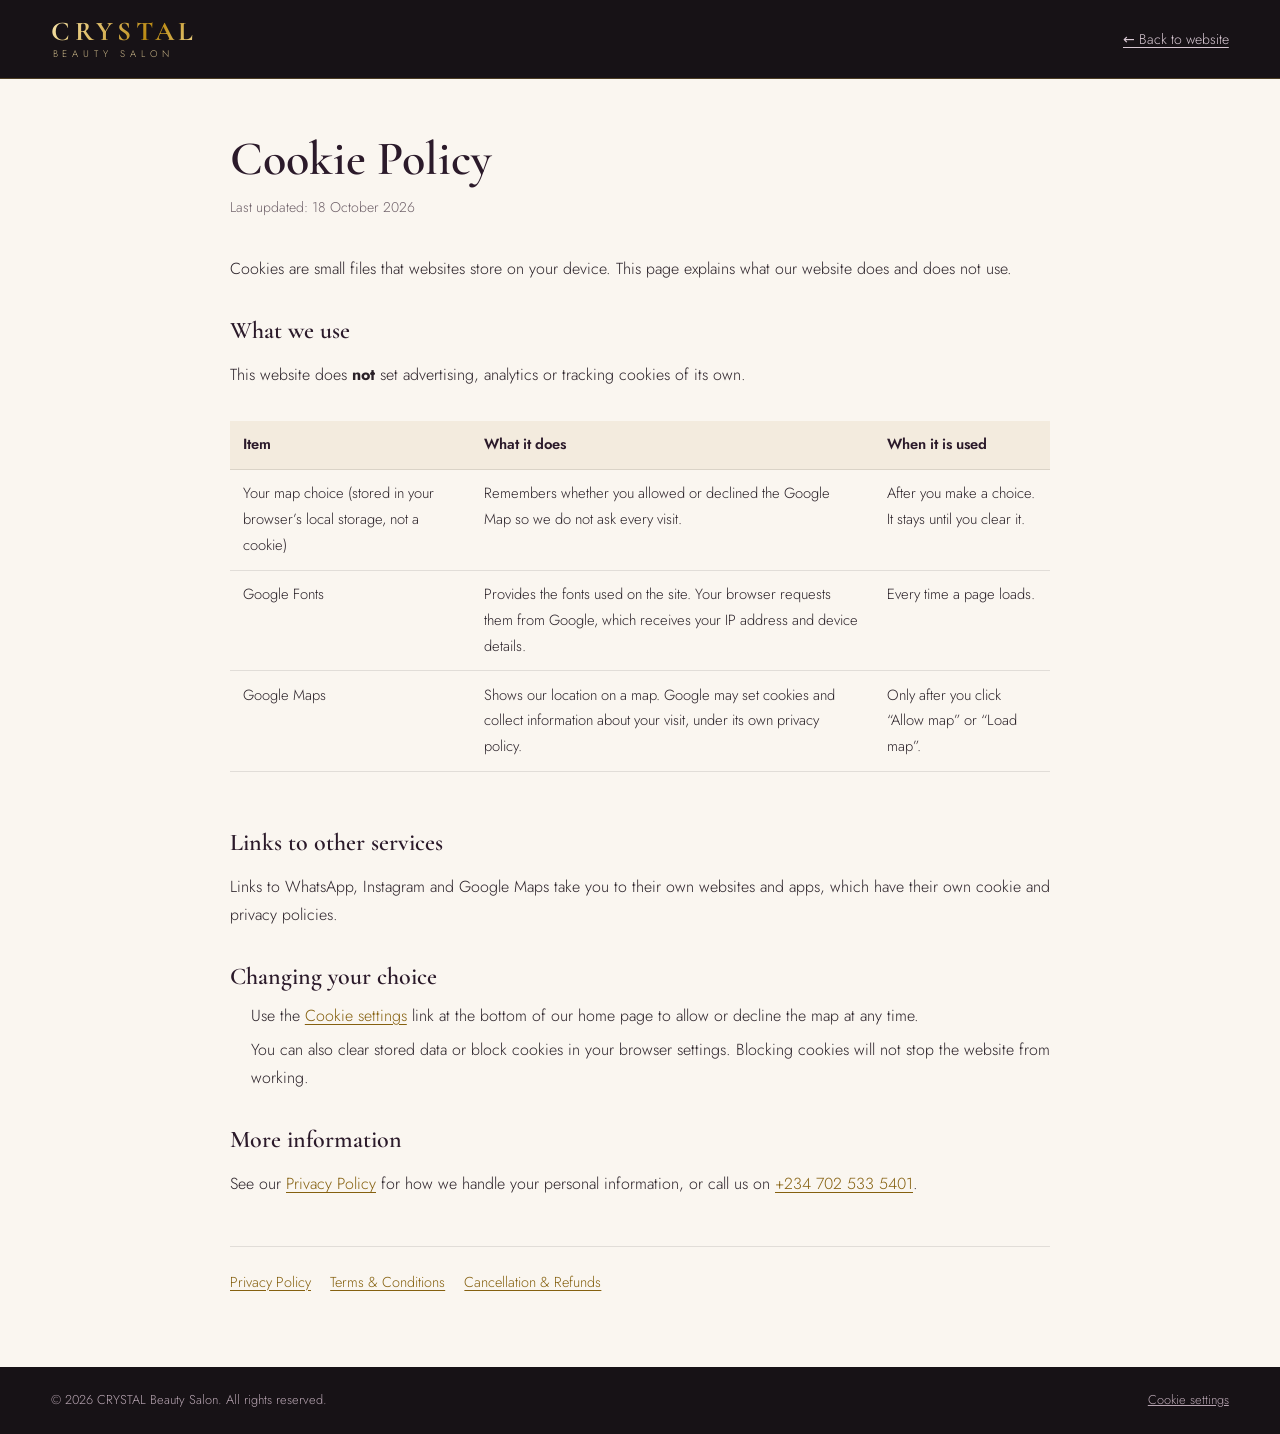
<file: cookies.html>
<!DOCTYPE html>
<html lang="en">
<head>
<meta charset="UTF-8">
<meta name="viewport" content="width=device-width, initial-scale=1.0">
<title>Cookie Policy | CRYSTAL Beauty Salon</title>
<meta name="description" content="Cookie Policy for the CRYSTAL Beauty Salon website: what is stored on your device and which third-party services the site uses.">
<meta name="theme-color" content="#2b1a2a">
<link rel="icon" href="images/favicon.png">
<link rel="preconnect" href="https://fonts.googleapis.com">
<link rel="preconnect" href="https://fonts.gstatic.com" crossorigin>
<link href="https://fonts.googleapis.com/css2?family=Cormorant+Garamond:wght@400;500;600;700&family=Great+Vibes&family=Jost:wght@300;400;500;600&display=swap" rel="stylesheet">
<link rel="stylesheet" href="css/styles.css">
</head>
<body>
<a href="#main" class="skip-link">Skip to content</a>
<header class="legal-header">
  <div class="container">
    <a href="index.html" class="brand" aria-label="CRYSTAL Beauty Salon home">
      <span class="brand-name">CRYSTAL</span>
      <span class="brand-sub">BEAUTY SALON</span>
    </a>
    <a href="index.html" class="back">&larr; Back to website</a>
  </div>
</header>
<main id="main" class="legal" tabindex="-1">
<h1>Cookie Policy</h1>
<p class="updated">Last updated: 18 October 2026</p>
<p>Cookies are small files that websites store on your device. This page explains what our website does and does not use.</p>

<h2>What we use</h2>
<p>This website does <b>not</b> set advertising, analytics or tracking cookies of its own.</p>
<div class="table-wrap"><table>
<thead><tr><th>Item</th><th>What it does</th><th>When it is used</th></tr></thead>
<tbody>
<tr><td>Your map choice (stored in your browser&rsquo;s local storage, not a cookie)</td><td>Remembers whether you allowed or declined the Google Map so we do not ask every visit.</td><td>After you make a choice. It stays until you clear it.</td></tr>
<tr><td>Google Fonts</td><td>Provides the fonts used on the site. Your browser requests them from Google, which receives your IP address and device details.</td><td>Every time a page loads.</td></tr>
<tr><td>Google Maps</td><td>Shows our location on a map. Google may set cookies and collect information about your visit, under its own privacy policy.</td><td>Only after you click &ldquo;Allow map&rdquo; or &ldquo;Load map&rdquo;.</td></tr>
</tbody></table></div>

<h2>Links to other services</h2>
<p>Links to WhatsApp, Instagram and Google Maps take you to their own websites and apps, which have their own cookie and privacy policies.</p>

<h2>Changing your choice</h2>
<ul>
<li>Use the <a href="index.html#cookie-settings">Cookie settings</a> link at the bottom of our home page to allow or decline the map at any time.</li>
<li>You can also clear stored data or block cookies in your browser settings. Blocking cookies will not stop the website from working.</li>
</ul>

<h2>More information</h2>
<p>See our <a href="privacy.html">Privacy Policy</a> for how we handle your personal information, or call us on <a href="tel:+2347025335401">+234 702 533 5401</a>.</p>

<nav class="legal-nav" aria-label="Other policies"><a href="privacy.html">Privacy Policy</a> <a href="terms.html">Terms &amp; Conditions</a> <a href="refund-policy.html">Cancellation &amp; Refunds</a></nav>
</main>
<footer class="legal-footer">
  <div class="container">
    <span>&copy; <span id="year"></span> CRYSTAL Beauty Salon. All rights reserved.</span>
    <a class="back" href="index.html#cookie-settings" style="color:#b9a6b3;text-decoration:underline">Cookie settings</a>
  </div>
</footer>
<script>document.getElementById('year').textContent=new Date().getFullYear();</script>
</body>
</html>
</file>
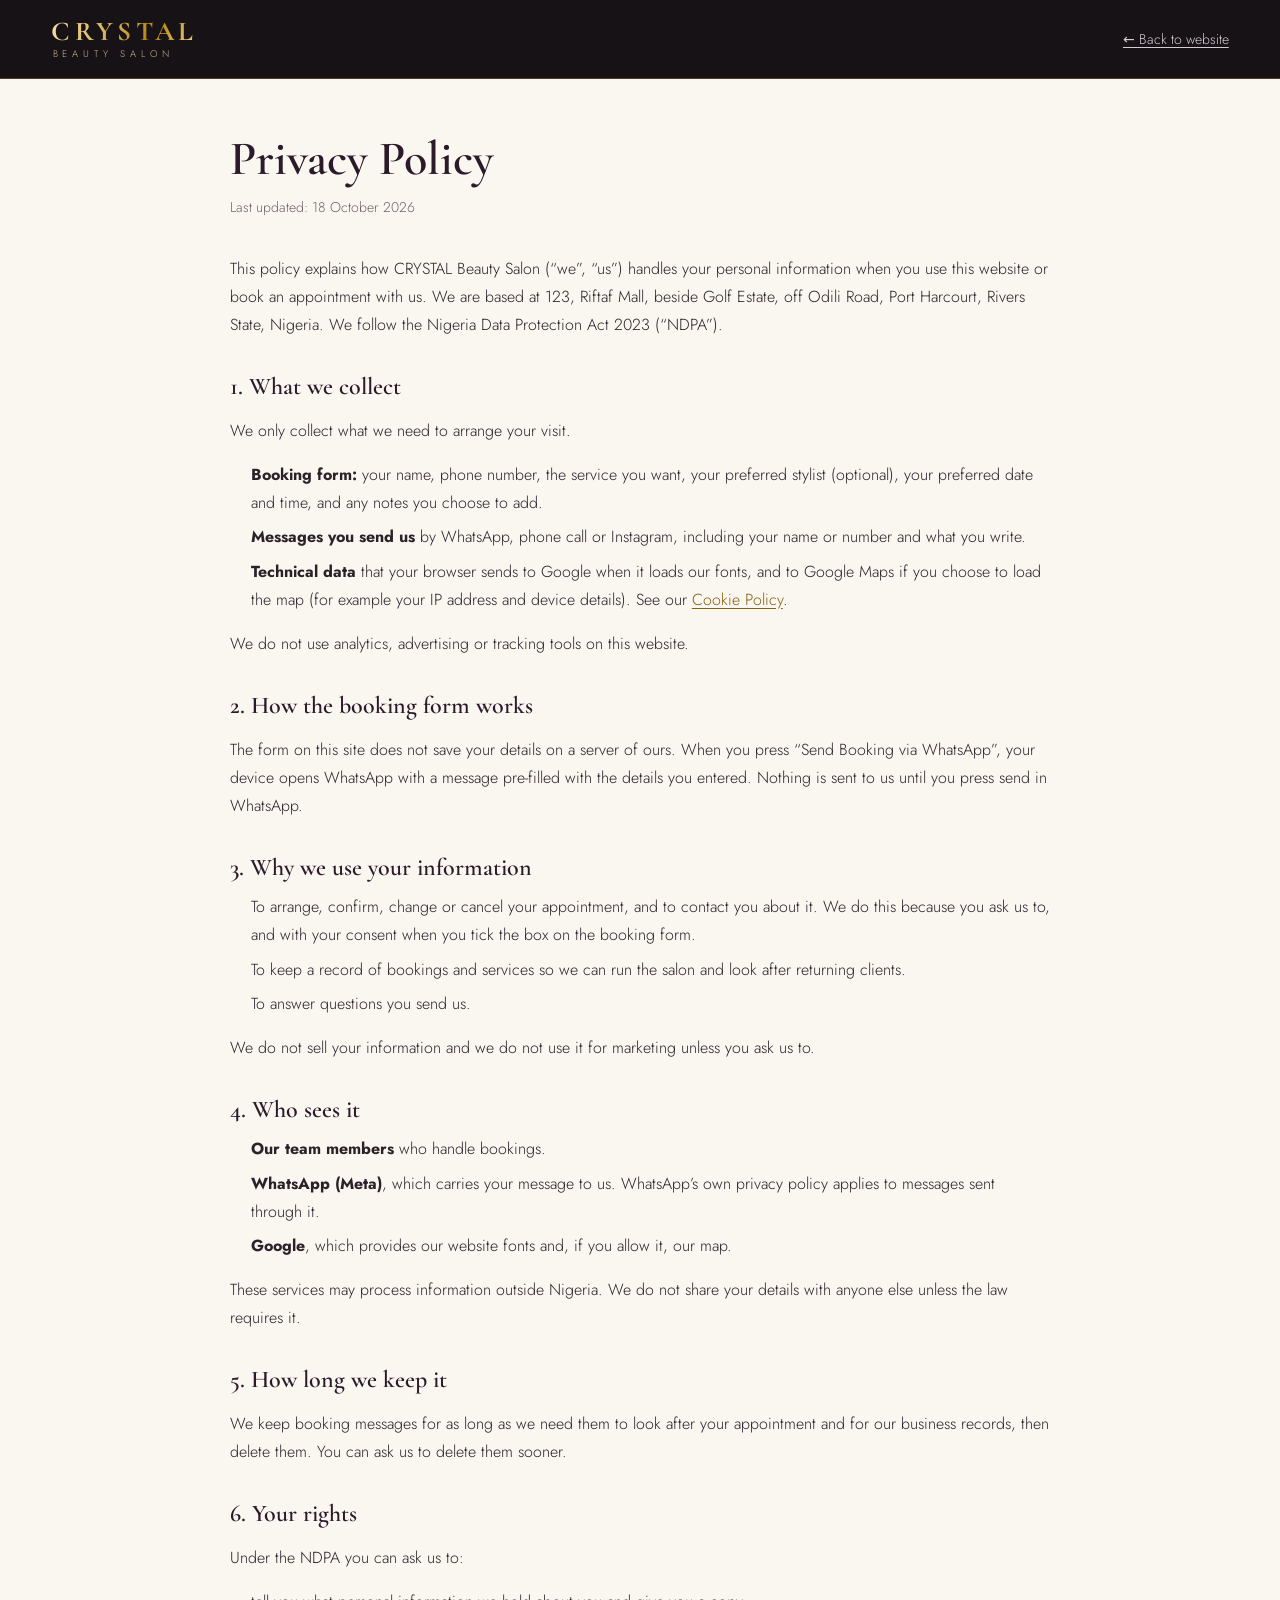
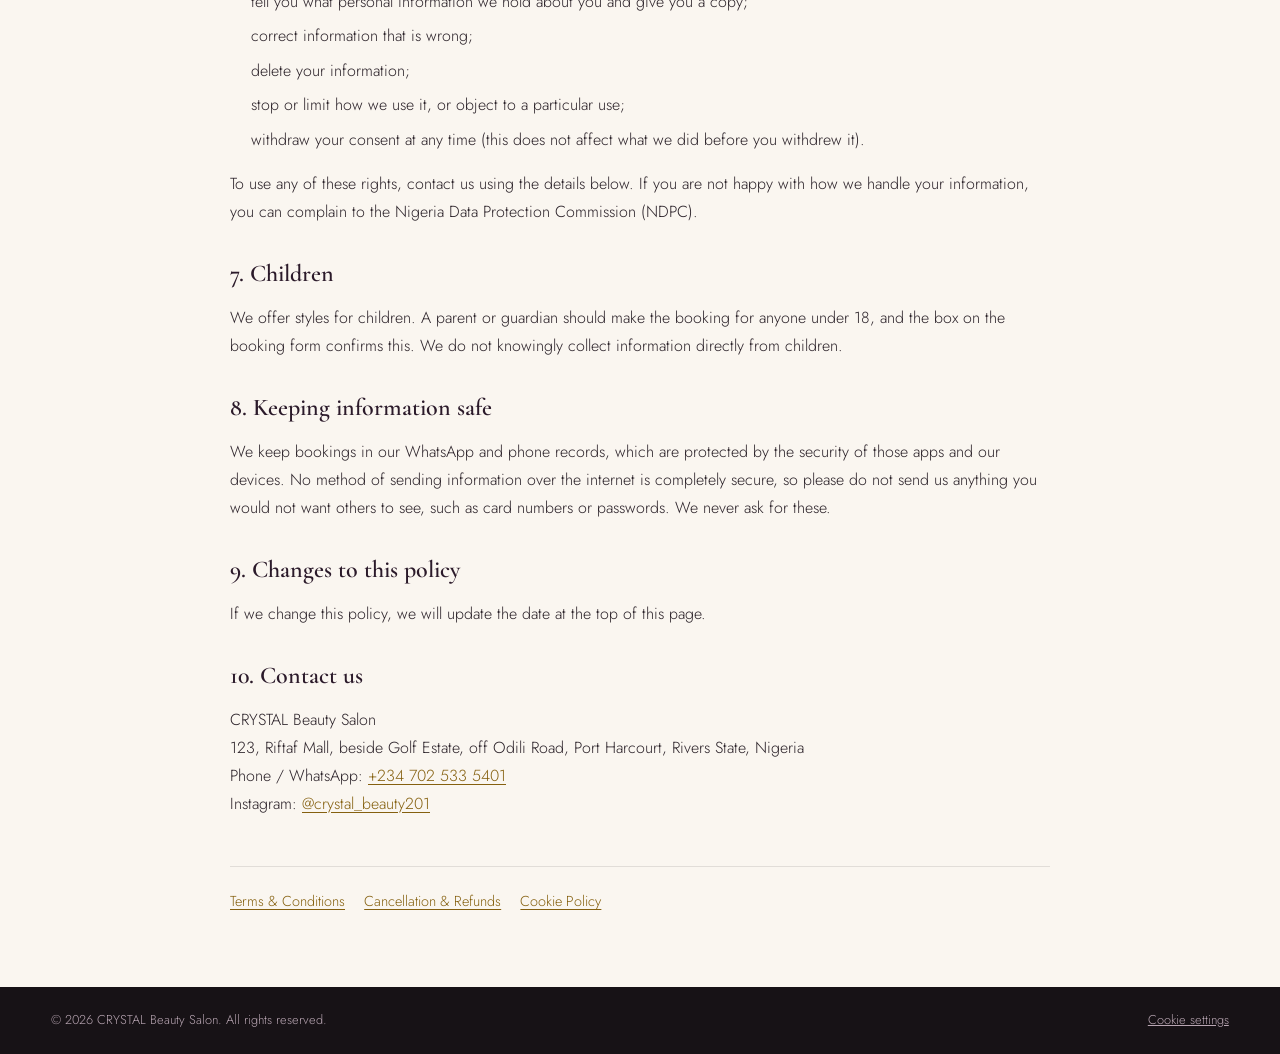
<file: privacy.html>
<!DOCTYPE html>
<html lang="en">
<head>
<meta charset="UTF-8">
<meta name="viewport" content="width=device-width, initial-scale=1.0">
<title>Privacy Policy | CRYSTAL Beauty Salon</title>
<meta name="description" content="Privacy Policy for CRYSTAL Beauty Salon: what personal information we collect when you book with us, why, who sees it and your rights under Nigerian law.">
<meta name="theme-color" content="#2b1a2a">
<link rel="icon" href="images/favicon.png">
<link rel="preconnect" href="https://fonts.googleapis.com">
<link rel="preconnect" href="https://fonts.gstatic.com" crossorigin>
<link href="https://fonts.googleapis.com/css2?family=Cormorant+Garamond:wght@400;500;600;700&family=Great+Vibes&family=Jost:wght@300;400;500;600&display=swap" rel="stylesheet">
<link rel="stylesheet" href="css/styles.css">
</head>
<body>
<a href="#main" class="skip-link">Skip to content</a>
<header class="legal-header">
  <div class="container">
    <a href="index.html" class="brand" aria-label="CRYSTAL Beauty Salon home">
      <span class="brand-name">CRYSTAL</span>
      <span class="brand-sub">BEAUTY SALON</span>
    </a>
    <a href="index.html" class="back">&larr; Back to website</a>
  </div>
</header>
<main id="main" class="legal" tabindex="-1">
<h1>Privacy Policy</h1>
<p class="updated">Last updated: 18 October 2026</p>
<p>This policy explains how CRYSTAL Beauty Salon (&ldquo;we&rdquo;, &ldquo;us&rdquo;) handles your personal information when you use this website or book an appointment with us. We are based at 123, Riftaf Mall, beside Golf Estate, off Odili Road, Port Harcourt, Rivers State, Nigeria. We follow the Nigeria Data Protection Act 2023 (&ldquo;NDPA&rdquo;).</p>

<h2>1. What we collect</h2>
<p>We only collect what we need to arrange your visit.</p>
<ul>
<li><b>Booking form:</b> your name, phone number, the service you want, your preferred stylist (optional), your preferred date and time, and any notes you choose to add.</li>
<li><b>Messages you send us</b> by WhatsApp, phone call or Instagram, including your name or number and what you write.</li>
<li><b>Technical data</b> that your browser sends to Google when it loads our fonts, and to Google Maps if you choose to load the map (for example your IP address and device details). See our <a href="cookies.html">Cookie Policy</a>.</li>
</ul>
<p>We do not use analytics, advertising or tracking tools on this website.</p>

<h2>2. How the booking form works</h2>
<p>The form on this site does not save your details on a server of ours. When you press &ldquo;Send Booking via WhatsApp&rdquo;, your device opens WhatsApp with a message pre-filled with the details you entered. Nothing is sent to us until you press send in WhatsApp.</p>

<h2>3. Why we use your information</h2>
<ul>
<li>To arrange, confirm, change or cancel your appointment, and to contact you about it. We do this because you ask us to, and with your consent when you tick the box on the booking form.</li>
<li>To keep a record of bookings and services so we can run the salon and look after returning clients.</li>
<li>To answer questions you send us.</li>
</ul>
<p>We do not sell your information and we do not use it for marketing unless you ask us to.</p>

<h2>4. Who sees it</h2>
<ul>
<li><b>Our team members</b> who handle bookings.</li>
<li><b>WhatsApp (Meta)</b>, which carries your message to us. WhatsApp&rsquo;s own privacy policy applies to messages sent through it.</li>
<li><b>Google</b>, which provides our website fonts and, if you allow it, our map.</li>
</ul>
<p>These services may process information outside Nigeria. We do not share your details with anyone else unless the law requires it.</p>

<h2>5. How long we keep it</h2>
<p>We keep booking messages for as long as we need them to look after your appointment and for our business records, then delete them. You can ask us to delete them sooner.</p>

<h2>6. Your rights</h2>
<p>Under the NDPA you can ask us to:</p>
<ul>
<li>tell you what personal information we hold about you and give you a copy;</li>
<li>correct information that is wrong;</li>
<li>delete your information;</li>
<li>stop or limit how we use it, or object to a particular use;</li>
<li>withdraw your consent at any time (this does not affect what we did before you withdrew it).</li>
</ul>
<p>To use any of these rights, contact us using the details below. If you are not happy with how we handle your information, you can complain to the Nigeria Data Protection Commission (NDPC).</p>

<h2>7. Children</h2>
<p>We offer styles for children. A parent or guardian should make the booking for anyone under 18, and the box on the booking form confirms this. We do not knowingly collect information directly from children.</p>

<h2>8. Keeping information safe</h2>
<p>We keep bookings in our WhatsApp and phone records, which are protected by the security of those apps and our devices. No method of sending information over the internet is completely secure, so please do not send us anything you would not want others to see, such as card numbers or passwords. We never ask for these.</p>

<h2>9. Changes to this policy</h2>
<p>If we change this policy, we will update the date at the top of this page.</p>

<h2>10. Contact us</h2>
<p>CRYSTAL Beauty Salon<br>123, Riftaf Mall, beside Golf Estate, off Odili Road, Port Harcourt, Rivers State, Nigeria<br>Phone / WhatsApp: <a href="tel:+2347025335401">+234 702 533 5401</a><br>Instagram: <a href="https://instagram.com/crystal_beauty201" target="_blank" rel="noopener">@crystal_beauty201<span class="sr-only"> (opens in a new tab)</span></a></p>

<nav class="legal-nav" aria-label="Other policies"><a href="terms.html">Terms &amp; Conditions</a> <a href="refund-policy.html">Cancellation &amp; Refunds</a> <a href="cookies.html">Cookie Policy</a></nav>
</main>
<footer class="legal-footer">
  <div class="container">
    <span>&copy; <span id="year"></span> CRYSTAL Beauty Salon. All rights reserved.</span>
    <a class="back" href="index.html#cookie-settings" style="color:#b9a6b3;text-decoration:underline">Cookie settings</a>
  </div>
</footer>
<script>document.getElementById('year').textContent=new Date().getFullYear();</script>
</body>
</html>
</file>
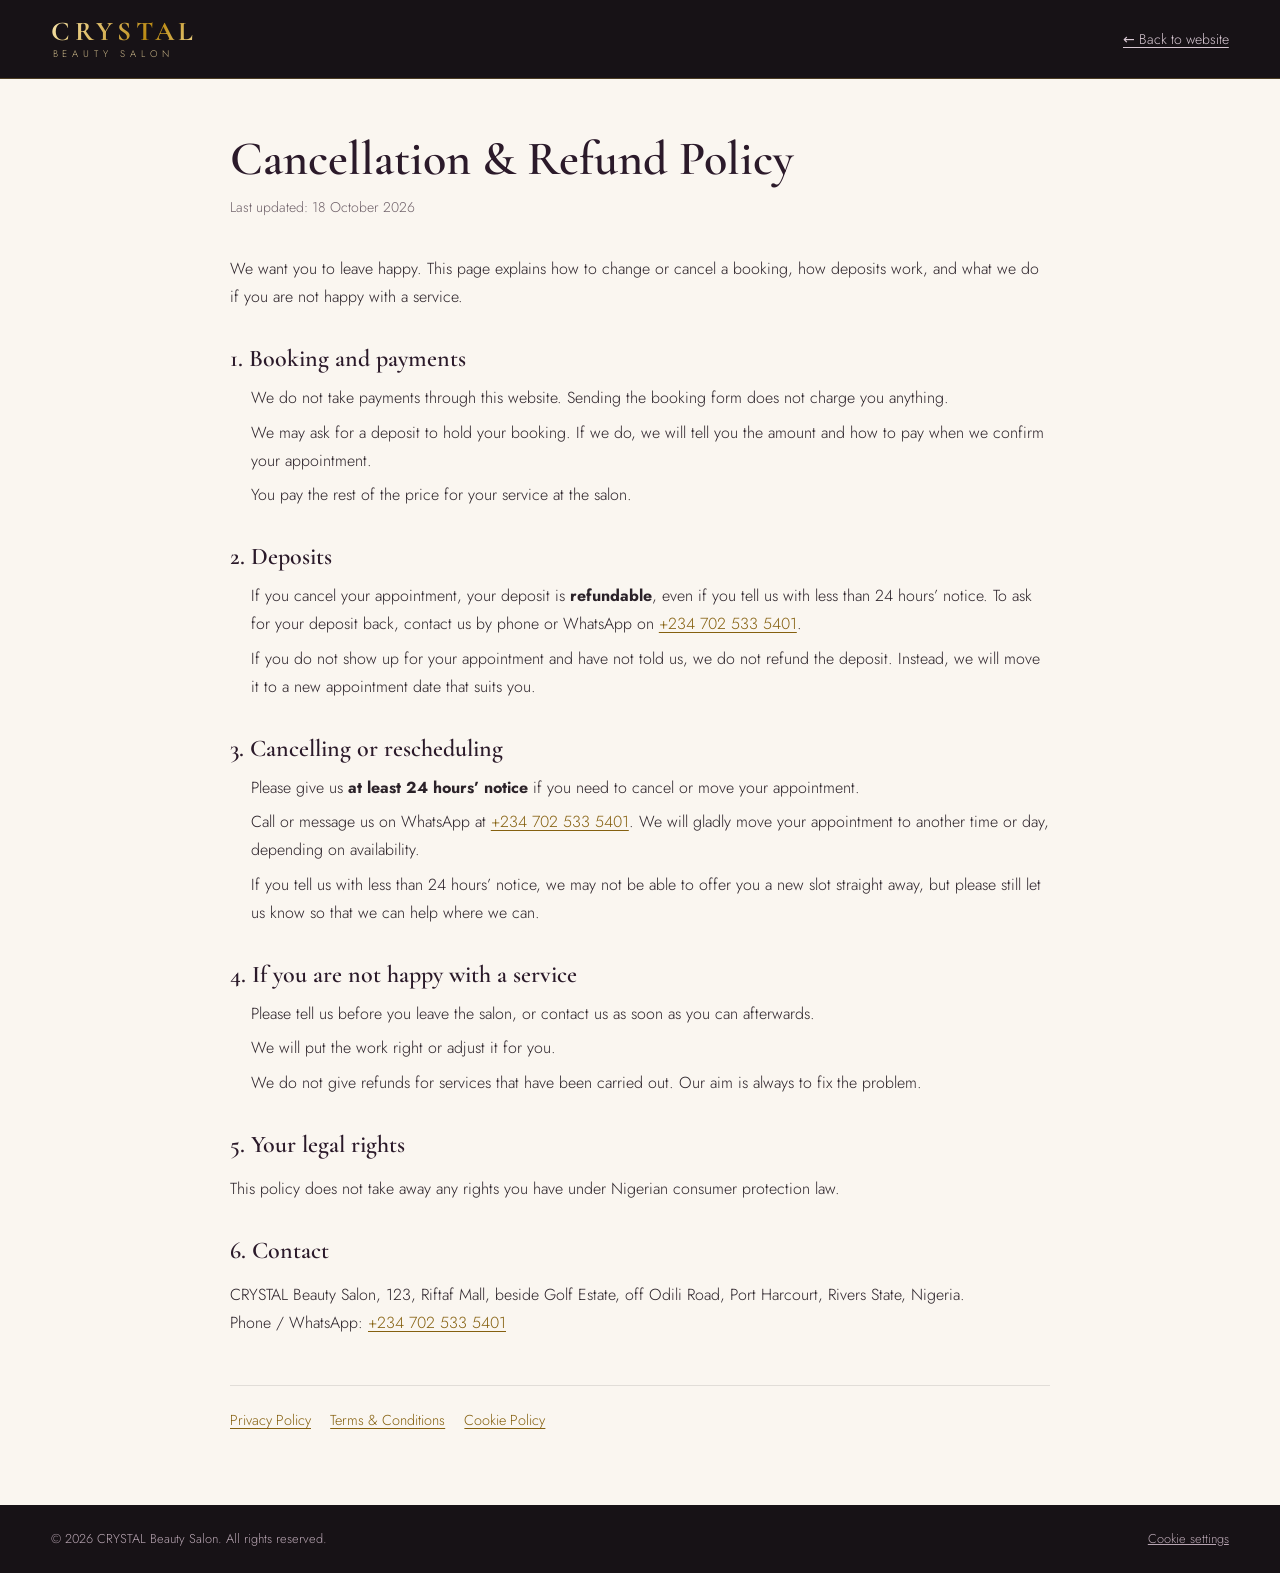
<file: refund-policy.html>
<!DOCTYPE html>
<html lang="en">
<head>
<meta charset="UTF-8">
<meta name="viewport" content="width=device-width, initial-scale=1.0">
<title>Cancellation &amp; Refund Policy | CRYSTAL Beauty Salon</title>
<meta name="description" content="How to cancel or reschedule an appointment at CRYSTAL Beauty Salon, and what to do if you are not happy with a service.">
<meta name="theme-color" content="#2b1a2a">
<link rel="icon" href="images/favicon.png">
<link rel="preconnect" href="https://fonts.googleapis.com">
<link rel="preconnect" href="https://fonts.gstatic.com" crossorigin>
<link href="https://fonts.googleapis.com/css2?family=Cormorant+Garamond:wght@400;500;600;700&family=Great+Vibes&family=Jost:wght@300;400;500;600&display=swap" rel="stylesheet">
<link rel="stylesheet" href="css/styles.css">
</head>
<body>
<a href="#main" class="skip-link">Skip to content</a>
<header class="legal-header">
  <div class="container">
    <a href="index.html" class="brand" aria-label="CRYSTAL Beauty Salon home">
      <span class="brand-name">CRYSTAL</span>
      <span class="brand-sub">BEAUTY SALON</span>
    </a>
    <a href="index.html" class="back">&larr; Back to website</a>
  </div>
</header>
<main id="main" class="legal" tabindex="-1">
<h1>Cancellation &amp; Refund Policy</h1>
<p class="updated">Last updated: 18 October 2026</p>
<p>We want you to leave happy. This page explains how to change or cancel a booking, how deposits work, and what we do if you are not happy with a service.</p>

<h2>1. Booking and payments</h2>
<ul>
<li>We do not take payments through this website. Sending the booking form does not charge you anything.</li>
<li>We may ask for a deposit to hold your booking. If we do, we will tell you the amount and how to pay when we confirm your appointment.</li>
<li>You pay the rest of the price for your service at the salon.</li>
</ul>

<h2>2. Deposits</h2>
<ul>
<li>If you cancel your appointment, your deposit is <b>refundable</b>, even if you tell us with less than 24 hours&rsquo; notice. To ask for your deposit back, contact us by phone or WhatsApp on <a href="tel:+2347025335401">+234 702 533 5401</a>.</li>
<li>If you do not show up for your appointment and have not told us, we do not refund the deposit. Instead, we will move it to a new appointment date that suits you.</li>
</ul>

<h2>3. Cancelling or rescheduling</h2>
<ul>
<li>Please give us <b>at least 24 hours&rsquo; notice</b> if you need to cancel or move your appointment.</li>
<li>Call or message us on WhatsApp at <a href="tel:+2347025335401">+234 702 533 5401</a>. We will gladly move your appointment to another time or day, depending on availability.</li>
<li>If you tell us with less than 24 hours&rsquo; notice, we may not be able to offer you a new slot straight away, but please still let us know so that we can help where we can.</li>
</ul>

<h2>4. If you are not happy with a service</h2>
<ul>
<li>Please tell us before you leave the salon, or contact us as soon as you can afterwards.</li>
<li>We will put the work right or adjust it for you.</li>
<li>We do not give refunds for services that have been carried out. Our aim is always to fix the problem.</li>
</ul>

<h2>5. Your legal rights</h2>
<p>This policy does not take away any rights you have under Nigerian consumer protection law.</p>

<h2>6. Contact</h2>
<p>CRYSTAL Beauty Salon, 123, Riftaf Mall, beside Golf Estate, off Odili Road, Port Harcourt, Rivers State, Nigeria.<br>Phone / WhatsApp: <a href="tel:+2347025335401">+234 702 533 5401</a></p>
<nav class="legal-nav" aria-label="Other policies"><a href="privacy.html">Privacy Policy</a> <a href="terms.html">Terms &amp; Conditions</a> <a href="cookies.html">Cookie Policy</a></nav>
</main>
<footer class="legal-footer">
  <div class="container">
    <span>&copy; <span id="year"></span> CRYSTAL Beauty Salon. All rights reserved.</span>
    <a class="back" href="index.html#cookie-settings" style="color:#b9a6b3;text-decoration:underline">Cookie settings</a>
  </div>
</footer>
<script>document.getElementById('year').textContent=new Date().getFullYear();</script>
</body>
</html>
</file>
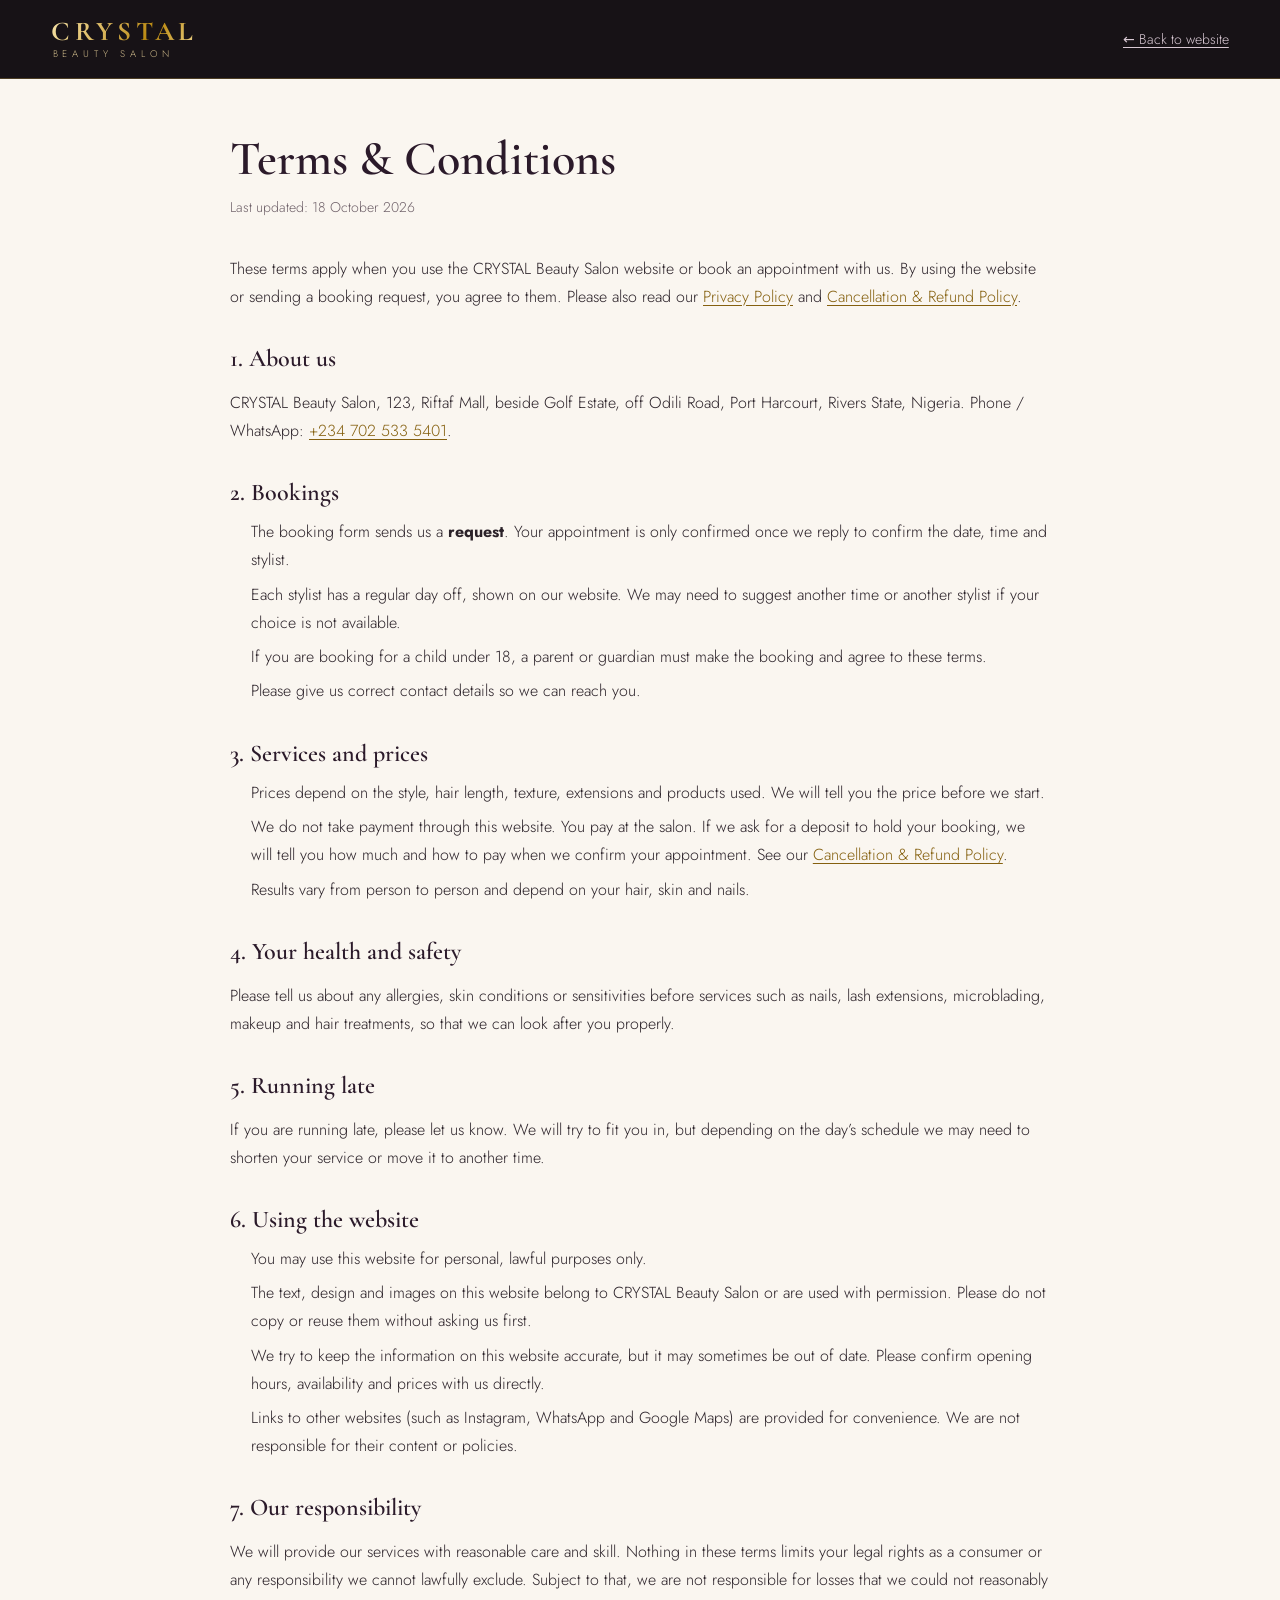
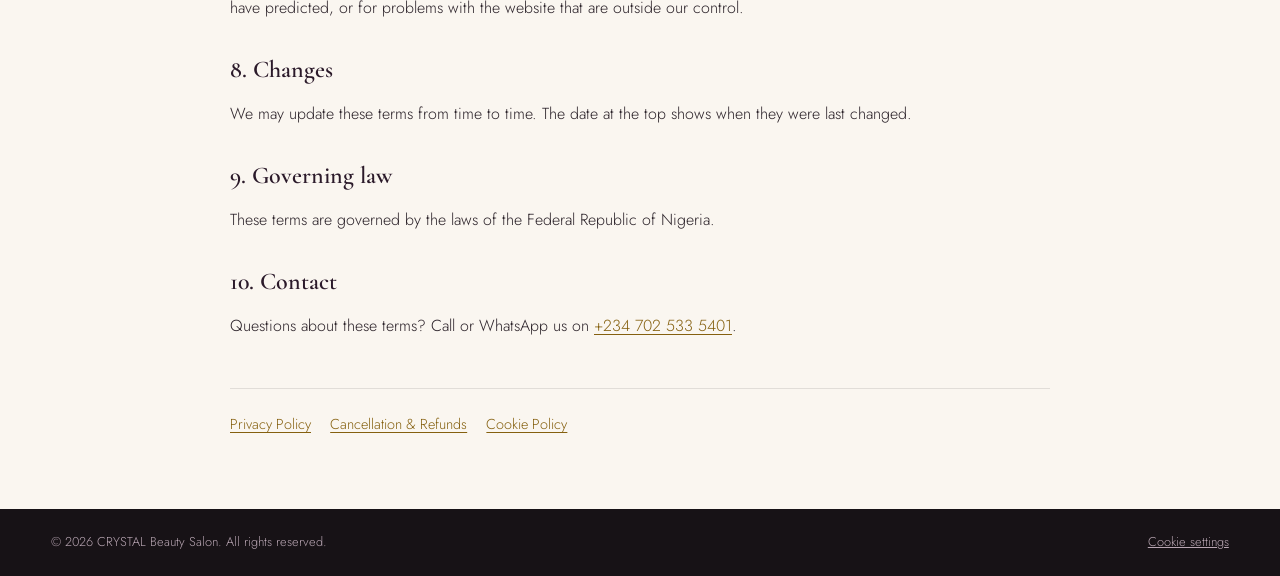
<file: terms.html>
<!DOCTYPE html>
<html lang="en">
<head>
<meta charset="UTF-8">
<meta name="viewport" content="width=device-width, initial-scale=1.0">
<title>Terms &amp; Conditions | CRYSTAL Beauty Salon</title>
<meta name="description" content="Terms and Conditions for using the CRYSTAL Beauty Salon website and booking appointments.">
<meta name="theme-color" content="#2b1a2a">
<link rel="icon" href="images/favicon.png">
<link rel="preconnect" href="https://fonts.googleapis.com">
<link rel="preconnect" href="https://fonts.gstatic.com" crossorigin>
<link href="https://fonts.googleapis.com/css2?family=Cormorant+Garamond:wght@400;500;600;700&family=Great+Vibes&family=Jost:wght@300;400;500;600&display=swap" rel="stylesheet">
<link rel="stylesheet" href="css/styles.css">
</head>
<body>
<a href="#main" class="skip-link">Skip to content</a>
<header class="legal-header">
  <div class="container">
    <a href="index.html" class="brand" aria-label="CRYSTAL Beauty Salon home">
      <span class="brand-name">CRYSTAL</span>
      <span class="brand-sub">BEAUTY SALON</span>
    </a>
    <a href="index.html" class="back">&larr; Back to website</a>
  </div>
</header>
<main id="main" class="legal" tabindex="-1">
<h1>Terms &amp; Conditions</h1>
<p class="updated">Last updated: 18 October 2026</p>
<p>These terms apply when you use the CRYSTAL Beauty Salon website or book an appointment with us. By using the website or sending a booking request, you agree to them. Please also read our <a href="privacy.html">Privacy Policy</a> and <a href="refund-policy.html">Cancellation &amp; Refund Policy</a>.</p>

<h2>1. About us</h2>
<p>CRYSTAL Beauty Salon, 123, Riftaf Mall, beside Golf Estate, off Odili Road, Port Harcourt, Rivers State, Nigeria. Phone / WhatsApp: <a href="tel:+2347025335401">+234 702 533 5401</a>.</p>

<h2>2. Bookings</h2>
<ul>
<li>The booking form sends us a <b>request</b>. Your appointment is only confirmed once we reply to confirm the date, time and stylist.</li>
<li>Each stylist has a regular day off, shown on our website. We may need to suggest another time or another stylist if your choice is not available.</li>
<li>If you are booking for a child under 18, a parent or guardian must make the booking and agree to these terms.</li>
<li>Please give us correct contact details so we can reach you.</li>
</ul>

<h2>3. Services and prices</h2>
<ul>
<li>Prices depend on the style, hair length, texture, extensions and products used. We will tell you the price before we start.</li>
<li>We do not take payment through this website. You pay at the salon. If we ask for a deposit to hold your booking, we will tell you how much and how to pay when we confirm your appointment. See our <a href="refund-policy.html">Cancellation &amp; Refund Policy</a>.</li>
<li>Results vary from person to person and depend on your hair, skin and nails.</li>
</ul>

<h2>4. Your health and safety</h2>
<p>Please tell us about any allergies, skin conditions or sensitivities before services such as nails, lash extensions, microblading, makeup and hair treatments, so that we can look after you properly.</p>

<h2>5. Running late</h2>
<p>If you are running late, please let us know. We will try to fit you in, but depending on the day&rsquo;s schedule we may need to shorten your service or move it to another time.</p>

<h2>6. Using the website</h2>
<ul>
<li>You may use this website for personal, lawful purposes only.</li>
<li>The text, design and images on this website belong to CRYSTAL Beauty Salon or are used with permission. Please do not copy or reuse them without asking us first.</li>
<li>We try to keep the information on this website accurate, but it may sometimes be out of date. Please confirm opening hours, availability and prices with us directly.</li>
<li>Links to other websites (such as Instagram, WhatsApp and Google Maps) are provided for convenience. We are not responsible for their content or policies.</li>
</ul>

<h2>7. Our responsibility</h2>
<p>We will provide our services with reasonable care and skill. Nothing in these terms limits your legal rights as a consumer or any responsibility we cannot lawfully exclude. Subject to that, we are not responsible for losses that we could not reasonably have predicted, or for problems with the website that are outside our control.</p>

<h2>8. Changes</h2>
<p>We may update these terms from time to time. The date at the top shows when they were last changed.</p>

<h2>9. Governing law</h2>
<p>These terms are governed by the laws of the Federal Republic of Nigeria.</p>

<h2>10. Contact</h2>
<p>Questions about these terms? Call or WhatsApp us on <a href="tel:+2347025335401">+234 702 533 5401</a>.</p>

<nav class="legal-nav" aria-label="Other policies"><a href="privacy.html">Privacy Policy</a> <a href="refund-policy.html">Cancellation &amp; Refunds</a> <a href="cookies.html">Cookie Policy</a></nav>
</main>
<footer class="legal-footer">
  <div class="container">
    <span>&copy; <span id="year"></span> CRYSTAL Beauty Salon. All rights reserved.</span>
    <a class="back" href="index.html#cookie-settings" style="color:#b9a6b3;text-decoration:underline">Cookie settings</a>
  </div>
</footer>
<script>document.getElementById('year').textContent=new Date().getFullYear();</script>
</body>
</html>
</file>
<file: css/styles.css>
/* ============================================================
   CRYSTAL BEAUTY SALON — Stylesheet
   Elegant / premium / mature theme
   ============================================================ */

:root{
  --ink:#171216;
  --plum:#2b1a2a;
  --plum-2:#3a2337;
  --plum-3:#4a2d45;
  --gold:#c9a24b;
  --gold-2:#e6c877;
  --gold-3:#85600f;
  --cream:#faf6f0;
  --cream-2:#f3ebde;
  --line:rgba(201,162,75,.30);
  --text:#2b2229;
  --muted:#6f6169;
  --white:#ffffff;
  --grad-gold:linear-gradient(120deg,#f6e3a8 0%,#d8b45a 38%,#b8860b 68%,#f0d78f 100%);
  --grad-plum:linear-gradient(160deg,#2b1a2a 0%,#3a2337 55%,#1d121c 100%);
  --shadow-sm:0 10px 30px -18px rgba(43,26,42,.5);
  --shadow:0 30px 70px -35px rgba(43,26,42,.6);
  --radius:18px;
  --serif:'Cormorant Garamond',Georgia,'Times New Roman',serif;
  --sans:'Jost',system-ui,-apple-system,Segoe UI,Roboto,sans-serif;
  --script:'Great Vibes',cursive;
}

*,*::before,*::after{box-sizing:border-box}
html{scroll-behavior:smooth;-webkit-text-size-adjust:100%}
body{
  margin:0;
  font-family:var(--sans);
  color:var(--text);
  background:var(--cream);
  line-height:1.75;
  font-weight:300;
  overflow-x:hidden;
  -webkit-font-smoothing:antialiased;
}
img{max-width:100%;display:block}
a{color:inherit;text-decoration:none}
ul{margin:0;padding:0;list-style:none}
button{font-family:inherit;cursor:pointer;border:0;background:none}
h1,h2,h3,h4{margin:0;font-family:var(--serif);font-weight:600;line-height:1.12;color:var(--plum)}

/* ---------- Utilities ---------- */
.container{width:min(1200px,92%);margin-inline:auto}
.section{padding:clamp(64px,9vw,120px) 0;position:relative}
.section--dark{background:var(--grad-plum);color:#efe6ee}
.section--dark h1,.section--dark h2,.section--dark h3,.section--dark h4{color:#fff}
.center{text-align:center}
.eyebrow{
  display:inline-flex;align-items:center;gap:.7rem;
  font-family:var(--sans);font-weight:500;letter-spacing:.42em;
  text-transform:uppercase;font-size:.72rem;color:var(--gold-3);
  margin-bottom:1rem;
}
.eyebrow::before,.eyebrow::after{content:"";width:34px;height:1px;background:var(--line)}
.eyebrow--plain::before,.eyebrow--plain::after{display:none}
.section-title{font-size:clamp(2.1rem,4.6vw,3.4rem);letter-spacing:.01em}
.section-title .accent{font-family:var(--script);color:var(--gold-3);font-weight:400;font-size:1.15em;line-height:0}
.section-sub{max-width:640px;margin:1.1rem auto 0;color:var(--muted);font-size:1.02rem}
.section--dark .section-sub{color:#cbb9c7}
.ornament{display:flex;align-items:center;justify-content:center;gap:.6rem;margin-top:1.4rem;color:var(--gold)}
.ornament span{width:60px;height:1px;background:linear-gradient(90deg,transparent,var(--gold),transparent)}
.ornament svg{width:16px;height:16px}

/* ---------- Buttons ---------- */
.btn{
  --bg:var(--grad-gold);
  display:inline-flex;align-items:center;justify-content:center;gap:.6rem;
  padding:.95rem 2rem;border-radius:50px;font-weight:500;font-size:.9rem;
  letter-spacing:.06em;text-transform:uppercase;position:relative;overflow:hidden;
  transition:transform .35s cubic-bezier(.2,.7,.3,1),box-shadow .35s,color .35s;
  background:var(--bg);color:#2a1d05;box-shadow:0 14px 30px -14px rgba(184,134,11,.75);
}
.btn:hover{transform:translateY(-3px);box-shadow:0 20px 40px -14px rgba(184,134,11,.85)}
.btn--ghost{background:transparent;color:#fff;border:1px solid rgba(255,255,255,.5);box-shadow:none}
.btn--ghost:hover{background:#fff;color:var(--plum);border-color:#fff}
.btn--dark{background:var(--plum);color:#fff;box-shadow:0 14px 30px -16px rgba(43,26,42,.8)}
.btn--dark:hover{background:var(--plum-3)}
.btn--outline{background:transparent;color:var(--gold-3);border:1px solid var(--gold);box-shadow:none}
.btn--outline:hover{background:var(--gold);color:#2a1d05}
.btn svg{width:17px;height:17px}

/* ---------- Top bar ---------- */
.topbar{background:var(--ink);color:#d9c9d4;font-size:.78rem;letter-spacing:.04em}
.topbar .container{display:flex;justify-content:space-between;align-items:center;gap:1rem;padding:.55rem 0;flex-wrap:wrap}
.topbar a{display:inline-flex;align-items:center;gap:.45rem;transition:color .3s}
.topbar a:hover{color:var(--gold-2)}
.topbar svg{width:14px;height:14px;color:var(--gold)}
.topbar .tb-group{display:flex;gap:1.6rem;flex-wrap:wrap}
.topbar .tb-hours{display:inline-flex;align-items:center;gap:.45rem;color:#b9a6b3}

/* ---------- Header ---------- */
.site-header{
  position:fixed;top:0;left:0;right:0;z-index:80;
  transition:background .45s,box-shadow .45s,padding .45s;
  padding:.4rem 0;
}
.site-header .container{display:flex;align-items:center;justify-content:space-between;gap:1rem}
.site-header.scrolled{background:rgba(23,18,22,.94);backdrop-filter:blur(12px);box-shadow:0 12px 40px -22px rgba(0,0,0,.9)}

.brand{display:flex;flex-direction:column;line-height:1;padding:.35rem 0}
.brand-name{
  font-family:var(--serif);font-weight:700;font-size:1.7rem;letter-spacing:.16em;
  background:var(--grad-gold);-webkit-background-clip:text;background-clip:text;color:transparent;
}
.brand-sub{font-size:.6rem;letter-spacing:.5em;color:#cdb98a;margin-top:.28rem;padding-left:.15em}

.nav{display:flex;align-items:center;gap:2rem}
.nav-links{display:flex;gap:1.7rem}
.nav-links a{
  font-size:.82rem;letter-spacing:.14em;text-transform:uppercase;color:#efe3ec;
  position:relative;padding:.3rem 0;transition:color .3s;
}
.nav-links a::after{content:"";position:absolute;left:0;bottom:-2px;height:1px;width:0;background:var(--grad-gold);transition:width .35s}
.nav-links a:hover{color:var(--gold-2)}
.nav-links a:hover::after{width:100%}
.nav .btn{padding:.7rem 1.5rem;font-size:.76rem}

.menu-toggle{display:none;flex-direction:column;gap:5px;padding:.6rem;z-index:90}
.menu-toggle span{width:26px;height:2px;background:#fff;transition:.35s;border-radius:2px}
.menu-toggle.open span:nth-child(1){transform:translateY(7px) rotate(45deg)}
.menu-toggle.open span:nth-child(2){opacity:0}
.menu-toggle.open span:nth-child(3){transform:translateY(-7px) rotate(-45deg)}

/* ---------- Hero ---------- */
.hero{position:relative;min-height:100vh;display:flex;align-items:center;color:#fff;overflow:hidden}
.hero-bg{position:absolute;inset:0;background:url("../images/hero.jpg") center/cover no-repeat;transform:scale(1.06);animation:heroZoom 18s ease-out forwards}
@keyframes heroZoom{to{transform:scale(1)}}
.hero::after{content:"";position:absolute;inset:0;background:
  radial-gradient(120% 90% at 20% 30%,rgba(23,18,22,.35) 0%,rgba(23,18,22,.82) 60%,rgba(23,18,22,.95) 100%),
  linear-gradient(180deg,rgba(23,18,22,.55),rgba(43,26,42,.65));}
.hero .container{position:relative;z-index:2;padding-top:120px;padding-bottom:80px}
.hero-inner{max-width:760px}
.hero .eyebrow{color:var(--gold-2)}
.hero .eyebrow::before,.hero .eyebrow::after{background:rgba(230,200,119,.5)}
.hero h1{font-size:clamp(2.9rem,7vw,5.4rem);color:#fff;line-height:1.02;letter-spacing:.01em}
.hero h1 .script{display:block;font-family:var(--script);font-weight:400;font-size:clamp(3.4rem,9vw,6.6rem);background:var(--grad-gold);-webkit-background-clip:text;background-clip:text;color:transparent;line-height:.9;margin-bottom:.1em}
.hero p.lead{font-size:clamp(1.02rem,1.6vw,1.22rem);color:#e3d6e0;max-width:560px;margin:1.5rem 0 2.2rem;font-weight:300}
.hero-actions{display:flex;gap:1rem;flex-wrap:wrap}
.hero-chips{display:flex;gap:2.2rem;flex-wrap:wrap;margin-top:2.6rem;padding-top:1.8rem;border-top:1px solid rgba(230,200,119,.25)}
.hero-chip{display:flex;align-items:center;gap:.7rem;font-size:.86rem;color:#e6dbe4}
.hero-chip svg{width:20px;height:20px;color:var(--gold-2);flex:none}
.hero-chip b{display:block;font-weight:500;letter-spacing:.02em;color:#fff}
.hero-chip span{font-size:.78rem;color:#bda9bb}

.scroll-cue{position:absolute;left:50%;bottom:26px;transform:translateX(-50%);z-index:3;color:#d9c9d4;font-size:.66rem;letter-spacing:.35em;text-transform:uppercase;display:flex;flex-direction:column;align-items:center;gap:.6rem}
.scroll-cue i{width:1px;height:42px;background:linear-gradient(180deg,var(--gold),transparent);animation:cue 2s infinite}
@keyframes cue{0%,100%{opacity:.3;transform:scaleY(.6)}50%{opacity:1;transform:scaleY(1)}}

/* ---------- About ---------- */
.about-grid{display:grid;grid-template-columns:1.05fr 1fr;gap:clamp(2rem,5vw,4.5rem);align-items:center}
.about-media{position:relative}
.about-media img{border-radius:var(--radius);box-shadow:var(--shadow);width:100%;aspect-ratio:4/5;object-fit:cover}
.about-media .frame{position:absolute;inset:18px -18px -18px 18px;border:1px solid var(--line);border-radius:var(--radius);z-index:-1}
.about-media .badge{
  position:absolute;right:-14px;bottom:26px;background:var(--grad-plum);color:#fff;
  padding:1.1rem 1.4rem;border-radius:14px;box-shadow:var(--shadow);text-align:center;border:1px solid var(--line);
}
.about-media .badge b{display:block;font-family:var(--serif);font-size:1.9rem;color:var(--gold-2);line-height:1}
.about-media .badge span{font-size:.66rem;letter-spacing:.22em;text-transform:uppercase;color:#d9c9d4}
.about-body h2{margin-bottom:1.2rem}
.about-body p{color:var(--muted);margin:0 0 1.1rem}
.about-body .script-note{font-family:var(--script);font-size:1.7rem;color:var(--gold-3);margin-bottom:.4rem}
.about-points{display:grid;grid-template-columns:1fr 1fr;gap:1rem 1.6rem;margin:1.8rem 0 2rem}
.about-points li{display:flex;gap:.7rem;align-items:flex-start;font-size:.94rem;color:var(--text)}
.about-points svg{width:19px;height:19px;color:var(--gold-3);flex:none;margin-top:.25rem}

/* ---------- Services ---------- */
.services{background:var(--cream-2)}
.services-grid{display:grid;grid-template-columns:repeat(auto-fit,minmax(250px,1fr));gap:1.4rem;margin-top:3.4rem}
.service-card{
  background:#fff;border-radius:var(--radius);padding:2.2rem 1.8rem;position:relative;
  border:1px solid rgba(201,162,75,.16);box-shadow:var(--shadow-sm);
  transition:transform .4s cubic-bezier(.2,.7,.3,1),box-shadow .4s,border-color .4s;overflow:hidden;
}
.service-card::before{content:"";position:absolute;left:0;top:0;height:3px;width:0;background:var(--grad-gold);transition:width .45s}
.service-card:hover{transform:translateY(-8px);box-shadow:var(--shadow);border-color:var(--line)}
.service-card:hover::before{width:100%}
.service-icon{
  width:60px;height:60px;border-radius:16px;display:grid;place-items:center;margin-bottom:1.3rem;
  background:linear-gradient(145deg,#fbf3e2,#f0e2c4);color:var(--gold-3);border:1px solid rgba(201,162,75,.3);
}
.service-icon svg{width:28px;height:28px}
.service-card h3{font-size:1.35rem;margin-bottom:.5rem}
.service-card p{color:var(--muted);font-size:.92rem;margin:0}
.service-card .num{position:absolute;right:1.4rem;top:1.2rem;font-family:var(--serif);font-size:2.6rem;color:rgba(201,162,75,.16);font-weight:700}

/* ---------- Prices ---------- */
.price-tabs{display:flex;justify-content:center;gap:.6rem;margin:2.6rem 0 3rem;flex-wrap:wrap}
.tab-btn{
  padding:.8rem 2.1rem;border-radius:50px;font-size:.82rem;letter-spacing:.14em;text-transform:uppercase;
  color:#d9c9d4;border:1px solid rgba(230,200,119,.3);transition:.35s;font-weight:400;
}
.tab-btn:hover{color:#fff;border-color:var(--gold-2)}
.tab-btn.active{background:var(--grad-gold);color:#2a1d05;border-color:transparent;font-weight:500;box-shadow:0 12px 30px -14px rgba(184,134,11,.8)}
.price-panel{display:none;animation:fade .5s ease}
.price-panel.active{display:block}
@keyframes fade{from{opacity:0;transform:translateY(14px)}to{opacity:1;transform:none}}
.price-columns{display:grid;grid-template-columns:1fr 1fr;gap:2rem 3.4rem}
.price-group{margin-bottom:2.2rem;break-inside:avoid}
.price-group h4{
  font-family:var(--sans);font-weight:500;letter-spacing:.22em;text-transform:uppercase;font-size:.78rem;
  color:var(--gold-2);display:flex;align-items:center;gap:.9rem;margin-bottom:1.1rem;
}
.price-group h4::after{content:"";flex:1;height:1px;background:linear-gradient(90deg,var(--line),transparent)}
.price-list li{display:flex;align-items:baseline;gap:.7rem;padding:.5rem 0;font-size:.94rem;color:#e9ddea;border-bottom:1px dashed rgba(230,200,119,.14)}
.price-list li:last-child{border-bottom:0}
.price-list .p-name{color:#efe3ec}
.price-list .dots{flex:1;border-bottom:1px dotted rgba(230,200,119,.35);transform:translateY(-4px)}
.price-list .p-val{font-weight:500;color:var(--gold-2);white-space:nowrap;font-variant-numeric:tabular-nums}
.price-note{text-align:center;margin-top:2.4rem;font-size:.82rem;color:#bda9bb;font-style:italic}

/* ---------- Team ---------- */
.team{background:var(--cream-2)}
.team-grid{display:grid;grid-template-columns:repeat(auto-fill,minmax(230px,1fr));gap:1.6rem;margin-top:3.4rem}
.staff-card{
  background:#fff;border-radius:var(--radius);overflow:hidden;box-shadow:var(--shadow-sm);
  border:1px solid rgba(201,162,75,.16);transition:transform .4s cubic-bezier(.2,.7,.3,1),box-shadow .4s;
}
.staff-card:hover{transform:translateY(-8px);box-shadow:var(--shadow)}
.staff-photo{position:relative;aspect-ratio:1/1;overflow:hidden}
.staff-photo img{width:100%;height:100%;object-fit:cover;transition:transform .6s}
.staff-card:hover .staff-photo img{transform:scale(1.06)}
.staff-photo::after{content:"";position:absolute;inset:0;background:linear-gradient(180deg,transparent 45%,rgba(43,26,42,.72));opacity:.9}
.staff-role{
  position:absolute;left:14px;bottom:14px;z-index:2;color:#fff;font-size:.68rem;letter-spacing:.18em;
  text-transform:uppercase;background:rgba(201,162,75,.92);color:#2a1d05;padding:.32rem .8rem;border-radius:50px;font-weight:500;
}
.staff-info{padding:1.2rem 1.3rem 1.4rem}
.staff-info h3{font-size:1.28rem;margin-bottom:.35rem}
.staff-info .off{display:flex;align-items:center;gap:.5rem;font-size:.82rem;color:var(--muted)}
.staff-info .off svg{width:15px;height:15px;color:var(--gold-3)}
.staff-info .off b{color:var(--text);font-weight:500}
.staff-card--placeholder .staff-photo{display:grid;place-items:center;background:var(--grad-plum)}
.staff-card--placeholder .staff-photo::after{display:none}
.staff-card--placeholder .initials{font-family:var(--serif);font-size:3rem;color:var(--gold-2);position:relative;z-index:2}
.staff-card--placeholder .staff-role{position:static;display:inline-block;margin:0 0 .6rem}

/* ---------- Hours ---------- */
.hours-grid{display:grid;grid-template-columns:1fr 1fr;gap:clamp(2rem,5vw,4rem);align-items:center}
.hours-card{background:#fff;border-radius:var(--radius);padding:2.4rem;box-shadow:var(--shadow);border:1px solid rgba(201,162,75,.18)}
.hours-card h3{font-size:1.5rem;margin-bottom:1.4rem;display:flex;align-items:center;gap:.7rem}
.hours-card h3 svg{width:22px;height:22px;color:var(--gold-3)}
.hours-row{display:flex;justify-content:space-between;padding:.85rem 0;border-bottom:1px dashed rgba(201,162,75,.25);font-size:.96rem}
.hours-row:last-child{border-bottom:0}
.hours-row .day{color:var(--text);font-weight:400}
.hours-row .time{color:var(--gold-3);font-weight:500}
.hours-row.highlight{background:linear-gradient(90deg,rgba(201,162,75,.1),transparent);border-radius:8px;padding-inline:.6rem;margin-inline:-.6rem}
.hours-note{display:flex;gap:.8rem;align-items:flex-start;margin-top:1.4rem;padding:1rem 1.1rem;background:var(--cream-2);border-radius:12px;font-size:.86rem;color:var(--muted)}
.hours-note svg{width:18px;height:18px;color:var(--gold-3);flex:none;margin-top:.2rem}

/* ---------- Gallery ---------- */
.gallery-grid{display:grid;grid-template-columns:repeat(3,1fr);gap:1rem;margin-top:3.2rem}
.gallery-grid a{position:relative;overflow:hidden;border-radius:14px;aspect-ratio:1/1;box-shadow:var(--shadow-sm)}
.gallery-grid img{width:100%;height:100%;object-fit:cover;transition:transform .7s cubic-bezier(.2,.7,.3,1)}
.gallery-grid a::after{content:"";position:absolute;inset:0;background:linear-gradient(180deg,transparent 55%,rgba(43,26,42,.6));opacity:0;transition:opacity .5s}
.gallery-grid a:hover img{transform:scale(1.08)}
.gallery-grid a:hover::after{opacity:1}
.gallery-grid a:nth-child(1){grid-row:span 2;aspect-ratio:auto}
.gallery-item{cursor:zoom-in}
.gallery-grid--single{grid-template-columns:1fr;max-width:900px;margin-left:auto;margin-right:auto}
.gallery-grid--single a:nth-child(1){grid-row:auto;aspect-ratio:4/3}

/* ---------- Contact ---------- */
.contact-grid{display:grid;grid-template-columns:1fr 1.1fr;gap:clamp(2rem,5vw,4rem);align-items:stretch}
.contact-info{display:flex;flex-direction:column;gap:1.1rem}
.contact-card{display:flex;gap:1.1rem;align-items:flex-start;background:#fff;border-radius:16px;padding:1.4rem 1.5rem;box-shadow:var(--shadow-sm);border:1px solid rgba(201,162,75,.16);transition:transform .35s}
.contact-card:hover{transform:translateX(5px)}
.contact-card .ic{width:48px;height:48px;border-radius:13px;display:grid;place-items:center;background:linear-gradient(145deg,#fbf3e2,#f0e2c4);color:var(--gold-3);flex:none}
.contact-card .ic svg{width:22px;height:22px}
.contact-card h4{font-family:var(--sans);font-weight:500;font-size:.74rem;letter-spacing:.2em;text-transform:uppercase;color:var(--muted);margin-bottom:.2rem}
.contact-card p,.contact-card a{color:var(--text);font-size:1rem;margin:0;font-weight:400}
.contact-card a:hover{color:var(--gold-3)}
.map{border-radius:var(--radius);overflow:hidden;box-shadow:var(--shadow);border:1px solid rgba(201,162,75,.2);min-height:420px;height:100%}
.map iframe{width:100%;height:100%;border:0;display:block;min-height:420px;filter:grayscale(.2)}

.cta-band{background:var(--grad-plum);border-radius:var(--radius);padding:clamp(2.4rem,5vw,3.6rem);text-align:center;margin-top:3.4rem;position:relative;overflow:hidden;border:1px solid var(--line)}
.cta-band::before{content:"";position:absolute;inset:0;background:radial-gradient(60% 120% at 80% 0%,rgba(201,162,75,.22),transparent 60%)}
.cta-band h3{color:#fff;font-size:clamp(1.7rem,3.4vw,2.5rem);position:relative}
.cta-band p{color:#d9c9d4;max-width:560px;margin:1rem auto 1.8rem;position:relative}
.cta-band .hero-actions{justify-content:center;position:relative}

/* ---------- Footer ---------- */
.footer{background:var(--ink);color:#b9a6b3;padding:4.5rem 0 0}
.footer-grid{display:grid;grid-template-columns:1.4fr 1fr 1fr 1.2fr;gap:2.4rem;padding-bottom:3rem}
.footer .brand{margin-bottom:1.1rem}
.footer p{font-size:.9rem;color:#9c8a97;margin:0 0 1rem}
.footer h4{font-family:var(--sans);font-weight:500;letter-spacing:.2em;text-transform:uppercase;font-size:.74rem;color:var(--gold-2);margin-bottom:1.2rem}
.footer-links li{margin-bottom:.6rem}
.footer-links a{font-size:.9rem;color:#b9a6b3;transition:color .3s}
.footer-links a:hover{color:var(--gold-2)}
.footer .socials{display:flex;gap:.7rem;margin-top:1rem}
.footer .socials a{width:40px;height:40px;border-radius:50%;display:grid;place-items:center;border:1px solid rgba(230,200,119,.3);color:#d9c9d4;transition:.35s}
.footer .socials a:hover{background:var(--grad-gold);color:#2a1d05;border-color:transparent;transform:translateY(-3px)}
.footer .socials svg{width:18px;height:18px}
.footer-bottom{border-top:1px solid rgba(230,200,119,.14);padding:1.4rem 0;display:flex;justify-content:space-between;gap:1rem;flex-wrap:wrap;font-size:.8rem;color:#a894a3}
.footer-bottom a:hover{color:var(--gold-2)}

/* ---------- Anchor offset for fixed header ---------- */
section[id]{scroll-margin-top:92px}

/* ---------- Floating action stack ---------- */
.float-stack{position:fixed;right:20px;bottom:20px;z-index:70;display:flex;flex-direction:column;gap:.7rem;align-items:center}
.float-btn{width:54px;height:54px;border-radius:50%;display:grid;place-items:center;box-shadow:0 16px 34px -14px rgba(0,0,0,.55);transition:transform .35s,opacity .35s;position:relative}
.float-btn:hover{transform:scale(1.09)}
.float-btn svg{width:24px;height:24px}
.float-wa{background:#25D366;color:#fff}
.float-wa::after{content:"";position:absolute;inset:0;border-radius:50%;border:2px solid #25D366;animation:pulse 2.4s infinite}
.float-call{background:var(--grad-gold);color:#2a1d05}
.float-top{background:var(--plum);color:#fff;opacity:0;pointer-events:none;transform:translateY(10px)}
.float-top.show{opacity:1;pointer-events:auto;transform:none}
@keyframes pulse{0%{transform:scale(1);opacity:.7}100%{transform:scale(1.7);opacity:0}}

/* ---------- Booking modal ---------- */
.modal-overlay{position:fixed;inset:0;background:rgba(23,18,22,.74);backdrop-filter:blur(7px);z-index:200;display:none;align-items:flex-start;justify-content:center;padding:1.2rem;overflow-y:auto}
.modal-overlay.open{display:flex}
.modal{background:var(--cream);border-radius:20px;max-width:640px;width:100%;box-shadow:var(--shadow);position:relative;overflow:hidden;animation:modalIn .45s cubic-bezier(.2,.7,.3,1);margin:auto}
@keyframes modalIn{from{opacity:0;transform:translateY(26px) scale(.98)}to{opacity:1;transform:none}}
.modal-head{background:var(--grad-plum);color:#fff;padding:1.7rem 2rem;position:relative}
.modal-head h3{color:#fff;font-size:1.7rem}
.modal-head p{color:#cbb9c7;font-size:.86rem;margin:.35rem 0 0}
.modal-close{position:absolute;top:1.1rem;right:1.1rem;width:38px;height:38px;border-radius:50%;background:rgba(255,255,255,.14);color:#fff;display:grid;place-items:center;transition:.3s}
.modal-close:hover{background:var(--gold);color:#2a1d05}
.modal-close svg{width:18px;height:18px}
.modal-body{padding:1.8rem 2rem 2rem}
.form-row{display:grid;grid-template-columns:1fr 1fr;gap:1rem}
.field{margin-bottom:1rem;display:flex;flex-direction:column;gap:.4rem}
.field label{font-size:.72rem;letter-spacing:.14em;text-transform:uppercase;color:var(--muted);font-weight:500}
.field input,.field select,.field textarea{
  font-family:inherit;font-size:.95rem;padding:.82rem .9rem;border-radius:11px;border:1px solid rgba(201,162,75,.35);
  background:#fff;color:var(--text);transition:.3s;width:100%;font-weight:300;
}
.field input:focus,.field select:focus,.field textarea:focus{outline:none;border-color:var(--gold);box-shadow:0 0 0 3px rgba(201,162,75,.18)}
.field textarea{resize:vertical;min-height:78px}
.field .err{color:#c0392b;font-size:.75rem;display:none}
.field.invalid input,.field.invalid select{border-color:#c0392b;background:#fdf3f2}
.field.invalid .err{display:block}
.modal .btn{width:100%;margin-top:.4rem}
.modal-foot{font-size:.78rem;color:var(--muted);text-align:center;margin-top:1rem}
.modal-foot a{color:var(--gold-3);font-weight:500}
.modal-success{display:none;text-align:center;padding:2.6rem 2rem}
.modal-success.show{display:block}
.modal-success .ic{width:72px;height:72px;border-radius:50%;background:var(--grad-gold);display:grid;place-items:center;margin:0 auto 1.2rem;color:#2a1d05}
.modal-success .ic svg{width:36px;height:36px}
.modal-success h3{margin-bottom:.6rem;font-size:1.7rem}
.modal-success p{color:var(--muted);max-width:400px;margin:0 auto 1.4rem}


/* Stylist picker in booking form */
.stylist-grid{display:grid;grid-template-columns:repeat(4,1fr);gap:.6rem}
.stylist-opt,.field label.stylist-opt{position:relative;cursor:pointer;display:block;text-transform:none;letter-spacing:normal;font-size:inherit;font-weight:400;color:inherit}
.stylist-opt input{position:absolute;opacity:0;pointer-events:none}
.stylist-card{display:flex;flex-direction:column;align-items:center;text-align:center;gap:.15rem;height:100%;padding:.7rem .4rem .6rem;border:1.5px solid rgba(0,0,0,.1);border-radius:14px;background:#fff;transition:border-color .25s,box-shadow .25s,transform .25s}
.stylist-opt:hover .stylist-card{border-color:var(--gold);transform:translateY(-2px)}
.stylist-opt input:checked + .stylist-card{border-color:var(--gold);box-shadow:0 0 0 3px rgba(201,162,75,.25);background:#fffaf0}
.stylist-opt input:focus-visible + .stylist-card{outline:2px solid var(--gold);outline-offset:2px}
.stylist-card .avatar{width:58px;height:58px;border-radius:50%;overflow:hidden;display:grid;place-items:center;background:var(--grad-plum);color:var(--gold-2);margin-bottom:.3rem}
.stylist-card .avatar img{width:100%;height:100%;object-fit:cover;object-position:center 22%}
.stylist-card .avatar svg{width:26px;height:26px}
.stylist-card .nm{font-size:.78rem;font-weight:600;line-height:1.2;color:var(--text)}
.stylist-card .sub{font-size:.68rem;color:var(--muted)}
.stylist-card .offday{font-size:.68rem;color:var(--gold-3);font-weight:500}
.stylist-opt.is-off{cursor:not-allowed}
.stylist-opt.is-off .stylist-card{opacity:.42;filter:grayscale(1);transform:none;border-color:rgba(0,0,0,.1)}
.stylist-opt.is-off .offday{color:#c0392b;font-weight:600}
.stylist-hint{font-size:.75rem;color:var(--muted)}
@media (max-width:560px){
  .stylist-grid{grid-template-columns:repeat(3,1fr);gap:.5rem}
  .stylist-card .avatar{width:50px;height:50px}
}

/* ---------- Lightbox ---------- */
.lightbox{position:fixed;inset:0;background:rgba(15,11,14,.94);z-index:210;display:none;align-items:center;justify-content:center;padding:2rem}
.lightbox.open{display:flex}
.lightbox img{max-width:92vw;max-height:86vh;border-radius:12px;box-shadow:0 30px 80px -30px #000;animation:modalIn .4s ease}
.lightbox button{position:absolute;color:#fff;width:48px;height:48px;border-radius:50%;background:rgba(255,255,255,.14);display:grid;place-items:center;transition:.3s}
.lightbox button:hover{background:var(--gold);color:#2a1d05}
.lightbox svg{width:22px;height:22px}
.lb-close{top:22px;right:24px}
.lb-prev{left:24px;top:50%;transform:translateY(-50%)}
.lb-next{right:24px;top:50%;transform:translateY(-50%)}

/* ---------- FAQ ---------- */
.faq{max-width:820px;margin:3rem auto 0}
.faq-item{background:#fff;border:1px solid rgba(201,162,75,.18);border-radius:14px;margin-bottom:.9rem;overflow:hidden;box-shadow:var(--shadow-sm)}
.faq-q{width:100%;text-align:left;padding:1.15rem 1.4rem;display:flex;justify-content:space-between;align-items:center;gap:1rem;font-family:var(--serif);font-size:1.12rem;color:var(--plum);font-weight:600}
.faq-q .plus{flex:none;width:28px;height:28px;border-radius:50%;border:1px solid var(--gold);color:var(--gold-3);display:grid;place-items:center;transition:.35s;font-size:1.1rem;line-height:1}
.faq-item.open .faq-q .plus{transform:rotate(45deg);background:var(--gold);color:#2a1d05}
.faq-a{max-height:0;overflow:hidden;transition:max-height .4s ease}
.faq-a p{padding:0 1.4rem 1.3rem;color:var(--muted);font-size:.94rem;margin:0}

/* ---------- Active nav ---------- */
.nav-links a.active{color:var(--gold-2)}
.nav-links a.active::after{width:100%}

/* ---------- Accessibility ---------- */
.skip-link{position:absolute;left:-999px;top:0;z-index:300;background:var(--gold);color:#2a1d05;padding:.7rem 1.2rem;border-radius:0 0 10px 0;font-weight:500}
.skip-link:focus{left:0}
:focus-visible{outline:2px solid var(--gold);outline-offset:3px}

/* ---------- Reveal ---------- */
.reveal{opacity:0;transform:translateY(34px);transition:opacity .9s cubic-bezier(.2,.7,.3,1),transform .9s cubic-bezier(.2,.7,.3,1)}
.reveal.in{opacity:1;transform:none}
.reveal.d1{transition-delay:.1s}.reveal.d2{transition-delay:.2s}.reveal.d3{transition-delay:.3s}
.reveal.d4{transition-delay:.4s}.reveal.d5{transition-delay:.5s}

/* ---------- Responsive ---------- */
@media (max-width:980px){
  .nav-links{display:none}
  .menu-toggle{display:flex}
  .nav{position:fixed;inset:0 0 0 auto;width:min(340px,84%);background:var(--grad-plum);
    flex-direction:column;justify-content:center;gap:2rem;padding:2rem;
    transform:translateX(105%);transition:transform .5s cubic-bezier(.2,.7,.3,1);box-shadow:-20px 0 60px -30px #000}
  .nav.open{transform:none}
  .nav-links{display:flex;flex-direction:column;gap:1.4rem;text-align:center}
  .nav-links a{font-size:1rem}
  .about-grid,.hours-grid,.contact-grid{grid-template-columns:1fr}
  .about-media{max-width:460px;margin-inline:auto}
  .price-columns{grid-template-columns:1fr}
  .footer-grid{grid-template-columns:1fr 1fr}
  .gallery-grid{grid-template-columns:repeat(2,1fr)}
  .gallery-grid a:nth-child(1){grid-row:auto;aspect-ratio:1/1}
  .gallery-grid--single{grid-template-columns:1fr}
  .gallery-grid--single a:nth-child(1){aspect-ratio:4/3}
}
@media (max-width:640px){
  .topbar .tb-group{gap:1rem}
  .topbar .tb-hours{display:none}
  .hero-chips{gap:1.4rem}
  .about-points{grid-template-columns:1fr}
  .footer-grid{grid-template-columns:1fr}
  .team-grid{grid-template-columns:repeat(2,1fr);gap:1rem}
  .staff-info{padding:1rem}
  .staff-info h3{font-size:1.08rem}
  .footer-bottom{justify-content:center;text-align:center}
}
@media (prefers-reduced-motion:reduce){
  *{animation:none!important;transition:none!important}
  .reveal{opacity:1;transform:none}
}


/* ---------- Visually hidden text (screen readers only) ---------- */
.sr-only{position:absolute;width:1px;height:1px;padding:0;margin:-1px;overflow:hidden;clip:rect(0,0,0,0);white-space:nowrap;border:0}
main:focus{outline:none}

/* ---------- Booking form: consent checkbox ---------- */
.field--check .check{display:flex;gap:.7rem;align-items:flex-start;text-transform:none;letter-spacing:normal;font-size:.82rem;font-weight:400;color:var(--text);line-height:1.5;cursor:pointer}
.field--check .check input{width:20px;height:20px;flex:none;margin-top:.1rem;accent-color:var(--gold-3);cursor:pointer}
.field--check .check a{color:var(--gold-3);text-decoration:underline}
.field--check.invalid .check{color:#c0392b}

/* ---------- Map consent placeholder ---------- */
.map-consent{min-height:420px;height:100%;display:flex;flex-direction:column;align-items:center;justify-content:center;gap:1rem;text-align:center;padding:2rem;background:linear-gradient(145deg,#fbf3e2,#f0e2c4);color:var(--text)}
.map-consent svg{width:42px;height:42px;color:var(--gold-3)}
.map-consent p{margin:0;max-width:340px;font-size:.92rem;color:var(--text)}
.map-actions{display:flex;gap:.7rem;flex-wrap:wrap;justify-content:center}

/* ---------- Cookie / third-party notice ---------- */
.consent{position:fixed;left:20px;bottom:20px;z-index:150;max-width:560px;background:var(--plum);color:#e3d6e0;border:1px solid var(--line);border-radius:16px;padding:1.2rem 1.3rem;box-shadow:0 24px 60px -20px rgba(0,0,0,.7);display:flex;flex-direction:column;gap:.9rem}
.consent[hidden]{display:none}
.consent p{margin:0;font-size:.86rem;line-height:1.55;color:#e3d6e0}
.consent p b{color:#fff}
.consent a{color:var(--gold-2);text-decoration:underline}
.consent-actions{display:flex;gap:.6rem;flex-wrap:wrap}
.consent .btn{padding:.65rem 1.2rem;font-size:.78rem}
.consent .btn--dark{background:var(--grad-gold);color:#2a1d05}
.consent .btn--outline{color:var(--gold-2);border-color:var(--gold-2)}
.consent .btn--outline:hover{background:var(--gold-2);color:#2a1d05}
@media (max-width:640px){.consent{left:12px;right:12px;bottom:12px;max-width:none}}

/* ---------- Footer legal links ---------- */
.legal-links{display:flex;flex-wrap:wrap;gap:.4rem 1.2rem;justify-content:flex-end}
.legal-links a,.linklike{color:#b9a6b3;font-size:.8rem;background:none;border:0;padding:0;cursor:pointer;font-family:inherit;text-decoration:underline;text-underline-offset:3px}
.legal-links a:hover,.linklike:hover{color:var(--gold-2)}
@media (max-width:640px){.legal-links{justify-content:center}}

/* ---------- Legal pages ---------- */
.legal-header{background:var(--ink);border-bottom:1px solid var(--line)}
.legal-header .container{display:flex;align-items:center;justify-content:space-between;gap:1rem;padding:.8rem 0;flex-wrap:wrap}
.legal-header .back{color:#d9c9d4;font-size:.88rem;text-decoration:underline;text-underline-offset:3px}
.legal-header .back:hover{color:var(--gold-2)}
.legal{width:min(820px,92%);margin:0 auto;padding:3.4rem 0 4.5rem}
.legal h1{font-size:clamp(2rem,5vw,3rem);margin-bottom:.5rem}
.legal .updated{color:var(--muted);font-size:.88rem;margin:0 0 2.2rem}
.legal h2{font-size:1.5rem;margin:2.2rem 0 .7rem}
.legal p,.legal li{font-size:1rem;line-height:1.75;color:var(--text)}
.legal ul{padding-left:1.3rem;margin:.4rem 0 1rem}
.legal li{margin-bottom:.4rem}
.legal a{color:var(--gold-3);text-decoration:underline;text-underline-offset:3px}
.legal table{width:100%;border-collapse:collapse;margin:1rem 0 1.4rem;font-size:.92rem}
.legal th,.legal td{text-align:left;padding:.7rem .8rem;border-bottom:1px solid rgba(0,0,0,.1);vertical-align:top}
.legal th{background:var(--cream-2);color:var(--plum);font-weight:600}
.legal .table-wrap{overflow-x:auto}
.legal-nav{display:flex;flex-wrap:wrap;gap:.5rem 1.2rem;margin-top:3rem;padding-top:1.4rem;border-top:1px solid rgba(0,0,0,.1);font-size:.9rem}
.legal-footer{background:var(--ink);padding:1.4rem 0;color:#b9a6b3;font-size:.8rem}
.legal-footer .container{display:flex;justify-content:space-between;gap:1rem;flex-wrap:wrap;align-items:center}

/* The top bar sits underneath the fixed header on phones (brand overlapped the phone number); phone and Instagram stay available in the hero, footer and floating buttons */
@media (max-width:640px){.topbar{display:none}}
</file>
